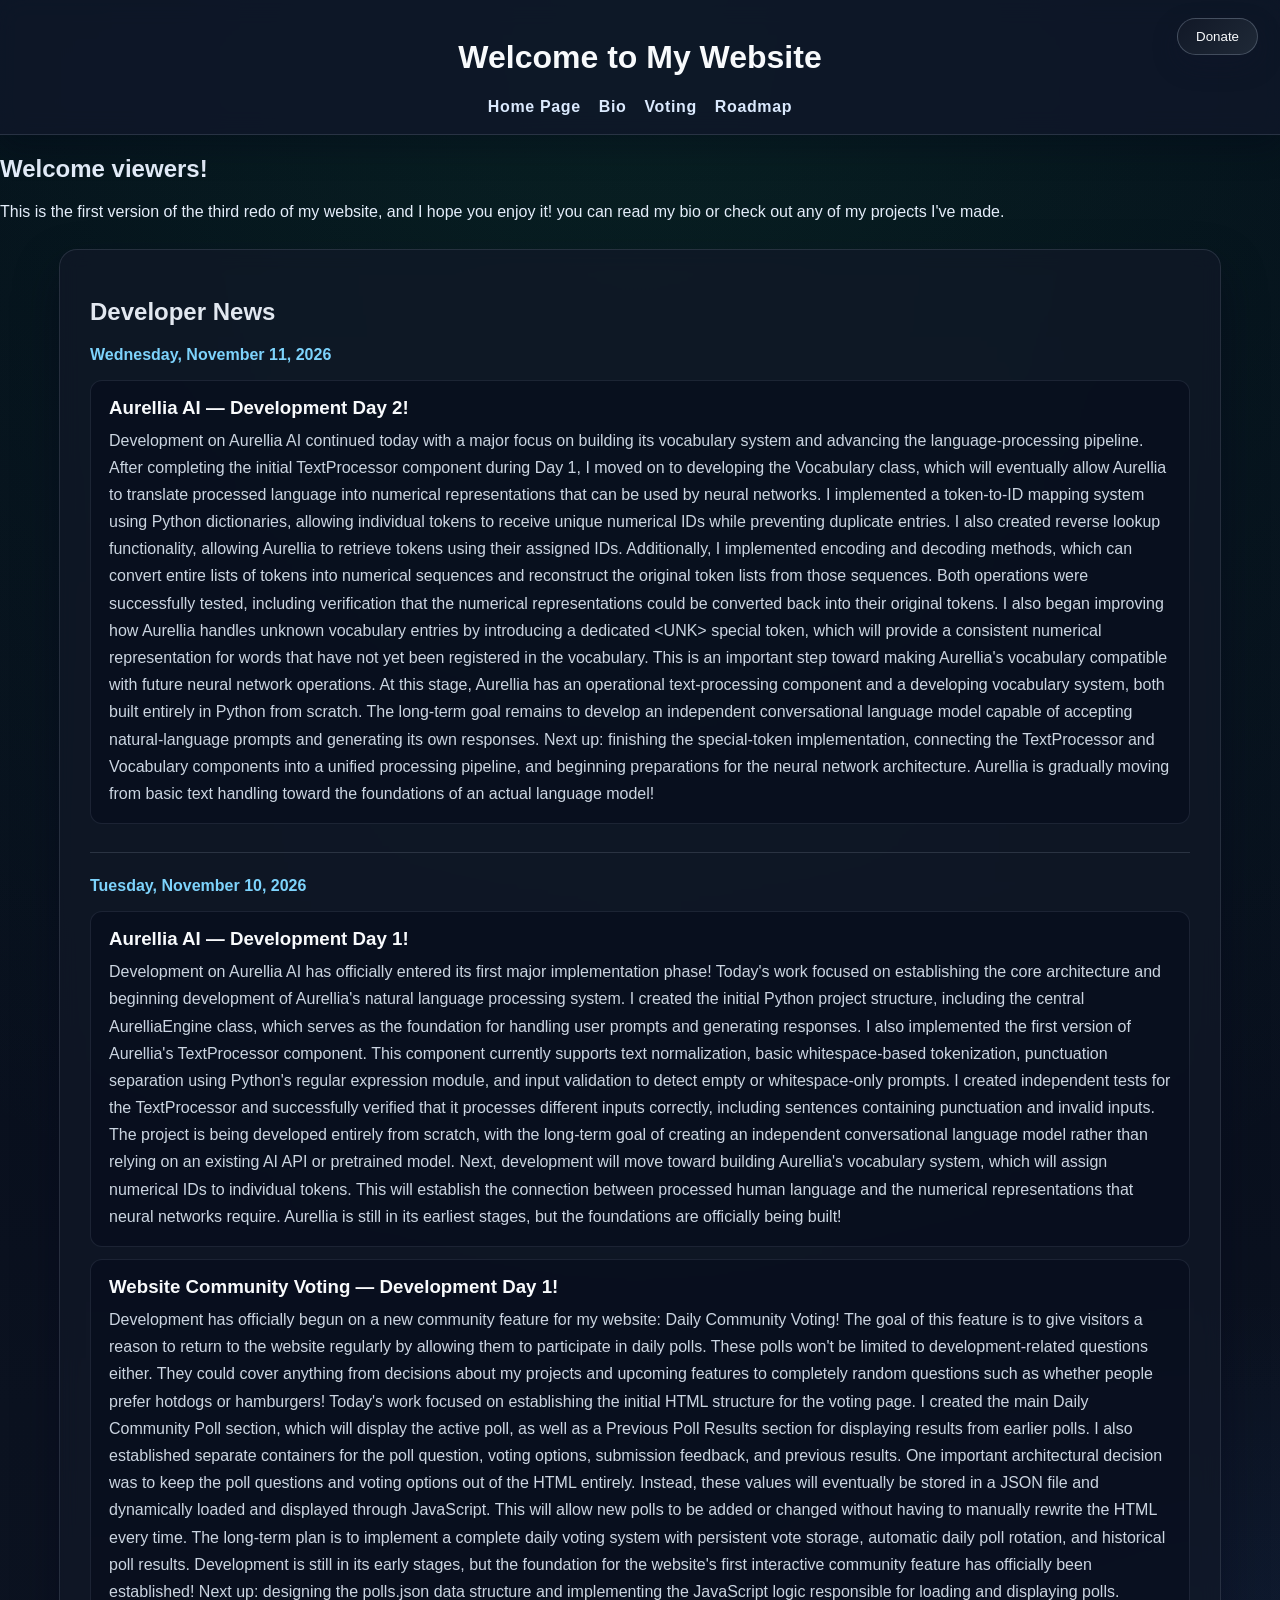
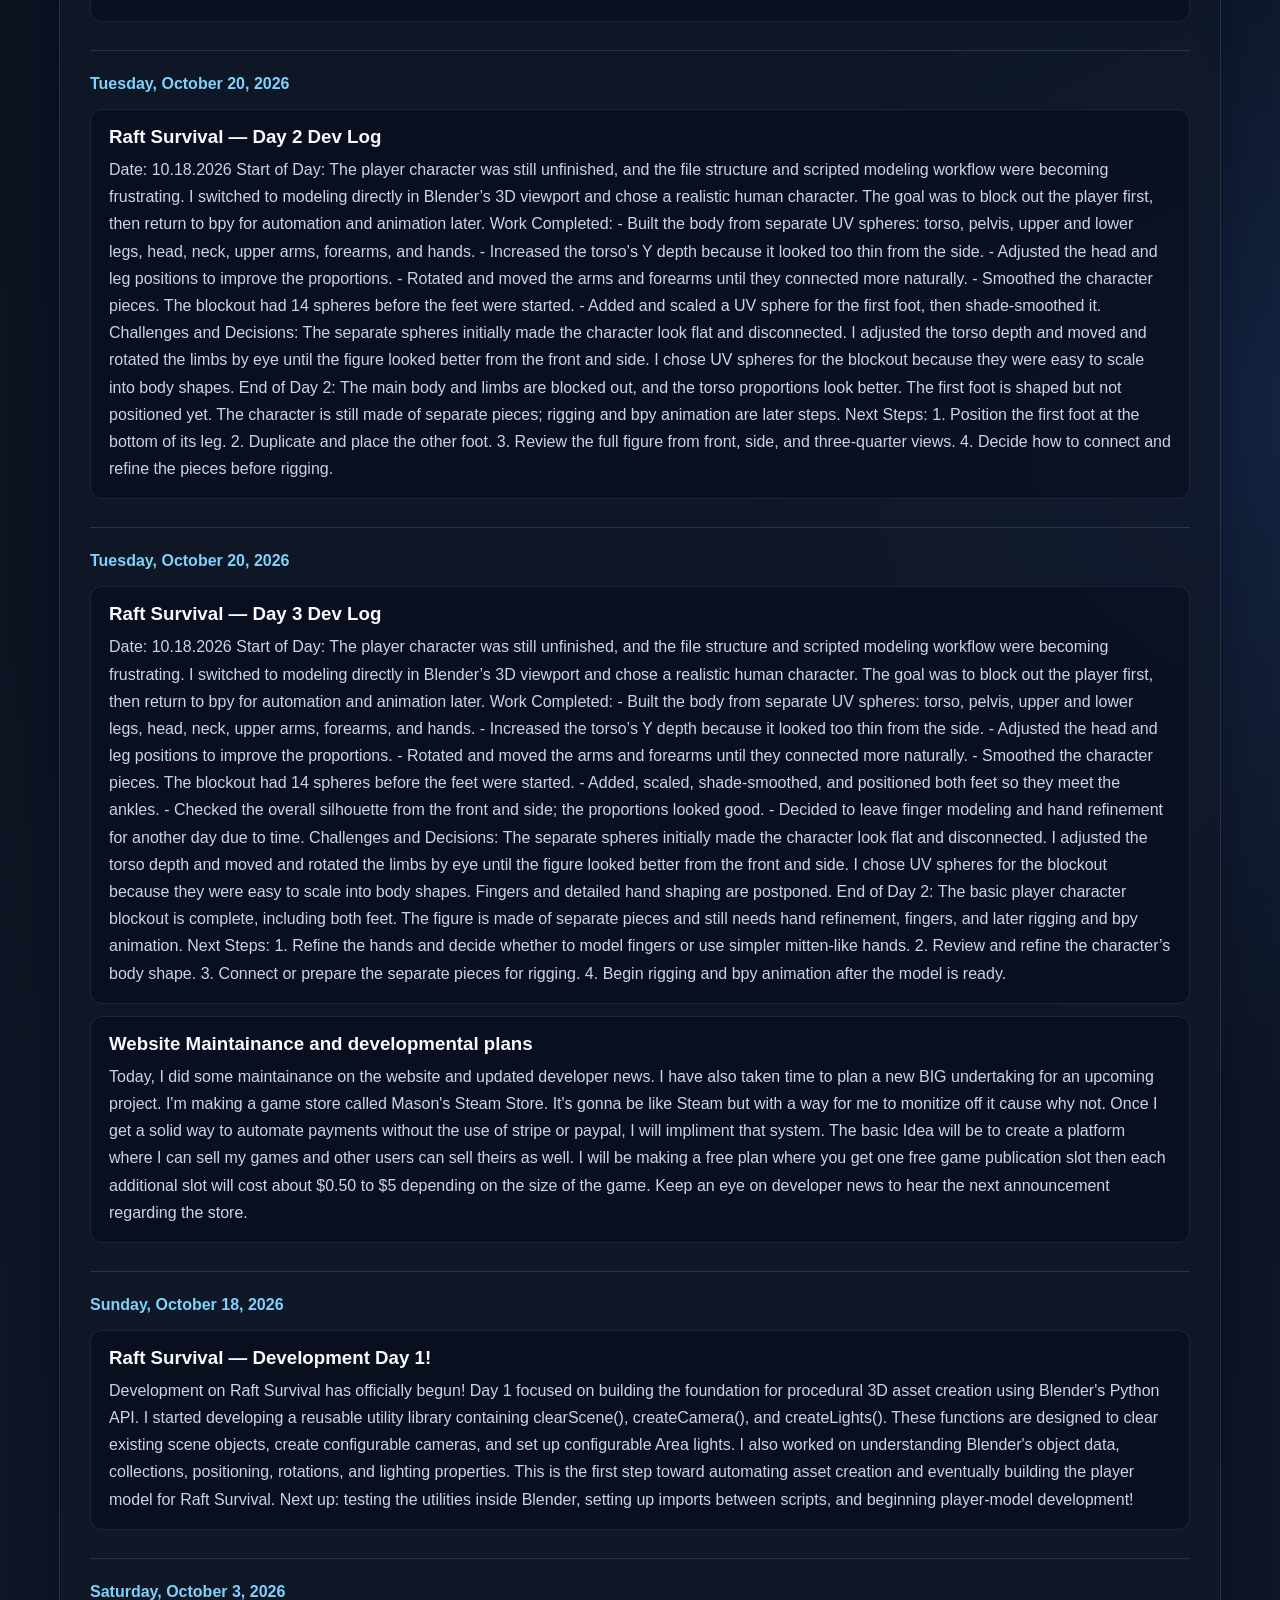
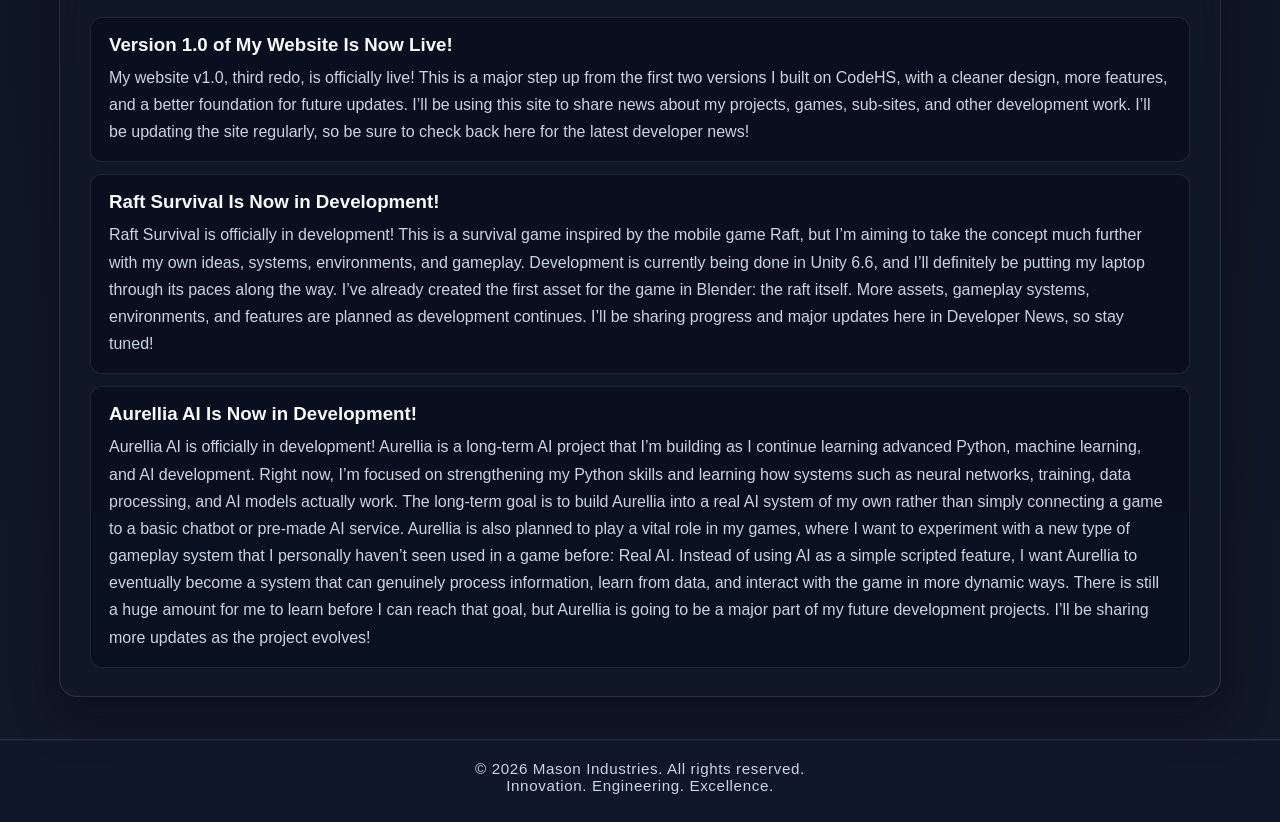
<file: index.html>
<!DOCTYPE html>
<html lang="en">
    <head>
        <meta charset="UTF-8">
        <meta name="viewport" content="width=device-width, initial-scale=1.0">
        <title>My Website</title>
        <link rel="stylesheet" href="css/mainPagesStyling.css">
    </head>
    <body>
        <header>
            <h1>Welcome to My Website</h1>
            <nav>
                <ul>
                    <li><a href="index.html">Home Page</a></li>
                    <li><a href="pages/bio.html">Bio</a></li>
                    <li><a href="pages/voting.html">Voting</a></li>
                    <li><a href="pages/roadmap.html">Roadmap</a></li>
                </ul>
            </nav>
        </header>
        <button onclick="alert('Donate is still in development!')">Donate</button>
        <h2>Welcome viewers!</h2>
        <p>This is the first version of the third redo of my website, and I hope you enjoy it! you can read my bio or check out any of my projects I've made.</p>
        <section id="developer-news">
            <h1>Developer News</h1>
            <div id="news-content"></div>
        </section>
        <footer>
            <p>&copy; 2026 Mason Industries. All rights reserved.</p>
            <p>Innovation. Engineering. Excellence.</p>
        </footer>
        <script type="module" src="js/main.js"></script>
    </body>
</html>
</file>
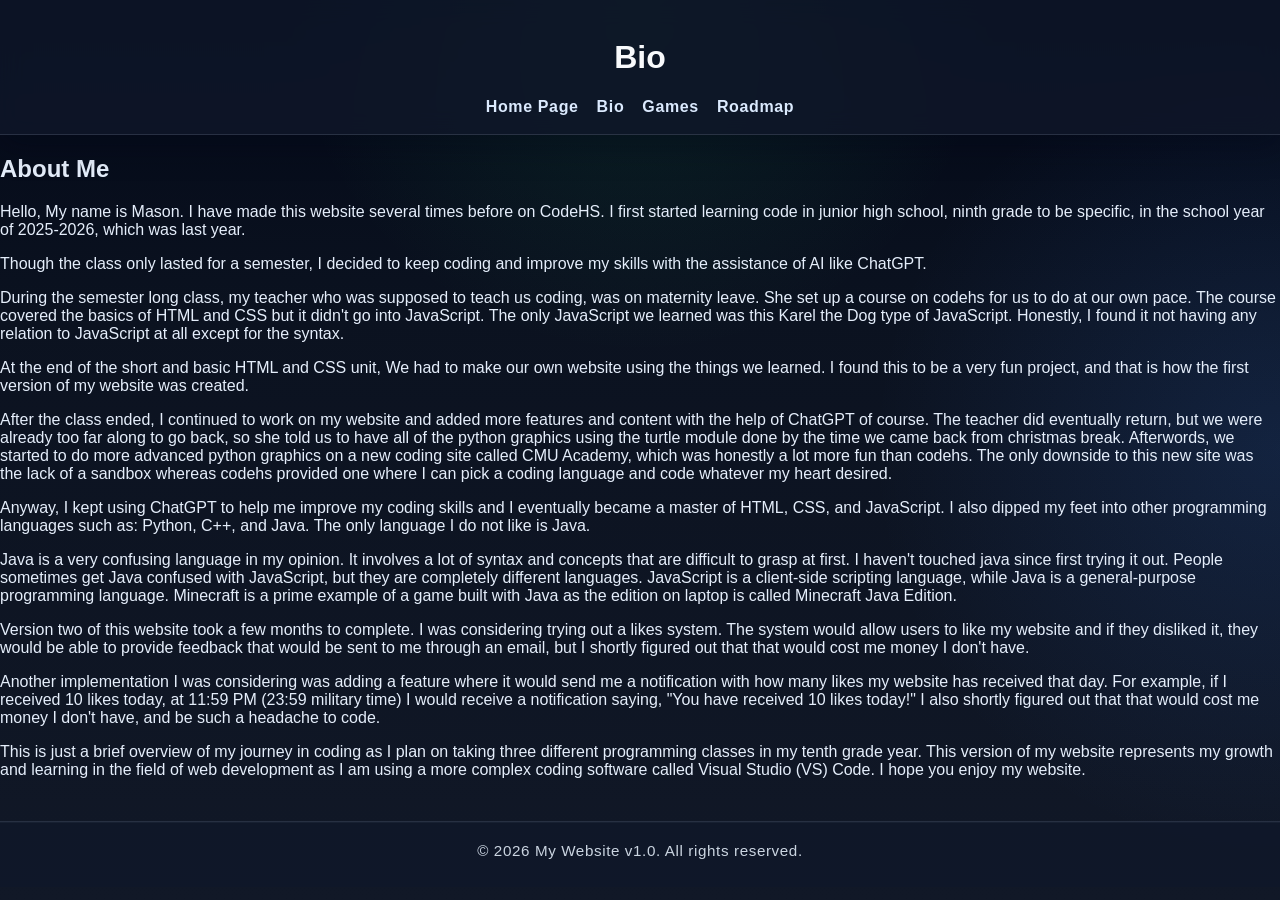
<file: pages/bio.html>
<!DOCTYPE html>
<html lang="en">
    <head>
        <meta charset="UTF-8">
        <meta name="viewport" content="width=device-width, initial-scale=1.0">
        <title>Bio</title>
        <link rel="stylesheet" href="../css/mainPagesStyling.css">
    </head>
    <body>
        <header>
            <h1>Bio</h1>
            <nav>
                <ul>
                    <li><a href="../index.html">Home Page</a></li>
                    <li><a href="bio.html">Bio</a></li>
                    <li><a href="projects.html">Games</a></li>
                    <li><a href="roadmap.html">Roadmap</a></li>
                </ul>
            </nav>
        </header>
        <h2>About Me</h2>
        <p>Hello, My name is Mason. I have made this website several times before on CodeHS. I first started learning code in junior high school, ninth grade to be specific, in the school year of 2025-2026, which was last year.</p>
        <p>Though the class only lasted for a semester, I decided to keep coding and improve my skills with the assistance of AI like ChatGPT.</p>
        <p>During the semester long class, my teacher who was supposed to teach us coding, was on maternity leave. She set up a course on codehs for us to do at our own pace. The course covered the basics of HTML and CSS but it didn't go into JavaScript. The only JavaScript we learned was this Karel the Dog type of JavaScript. Honestly, I found it not having any relation to JavaScript at all except for the syntax.</p>
        <p>At the end of the short and basic HTML and CSS unit, We had to make our own website using the things we learned. I found this to be a very fun project, and that is how the first version of my website was created.</p>
        <p>After the class ended, I continued to work on my website and added more features and content with the help of ChatGPT of course. The teacher did eventually return, but we were already too far along to go back, so she told us to have all of the python graphics using the turtle module done by the time we came back from christmas break. Afterwords, we started to do more advanced python graphics on a new coding site called CMU Academy, which was honestly a lot more fun than codehs. The only downside to this new site was the lack of a sandbox whereas codehs provided one where I can pick a coding language and code whatever my heart desired.</p>
        <p>Anyway, I kept using ChatGPT to help me improve my coding skills and I eventually became a master of HTML, CSS, and JavaScript. I also dipped my feet into other programming languages such as: Python, C++, and Java. The only language I do not like is Java.</p>
        <P>Java is a very confusing language in my opinion. It involves a lot of syntax and concepts that are difficult to grasp at first. I haven't touched java since first trying it out. People sometimes get Java confused with JavaScript, but they are completely different languages. JavaScript is a client-side scripting language, while Java is a general-purpose programming language. Minecraft is a prime example of a game built with Java as the edition on laptop is called Minecraft Java Edition.</P>
        <p>Version two of this website took a few months to complete. I was considering trying out a likes system. The system would allow users to like my website and if they disliked it, they would be able to provide feedback that would be sent to me through an email, but I shortly figured out that that would cost me money I don't have.</p>
        <p>Another implementation I was considering was adding a feature where it would send me a notification with how many likes my website has received that day. For example, if I received 10 likes today, at 11:59 PM (23:59 military time) I would receive a notification saying, "You have received 10 likes today!" I also shortly figured out that that would cost me money I don't have, and be such a headache to code.</p>
        <p>This is just a brief overview of my journey in coding as I plan on taking three different programming classes in my tenth grade year. This version of my website represents my growth and learning in the field of web development as I am using a more complex coding software called Visual Studio (VS) Code. I hope you enjoy my website.</p>
        <footer>
            <p>&copy; 2026 My Website v1.0. All rights reserved.</p>
        </footer>
    </body>
</html>
</file>
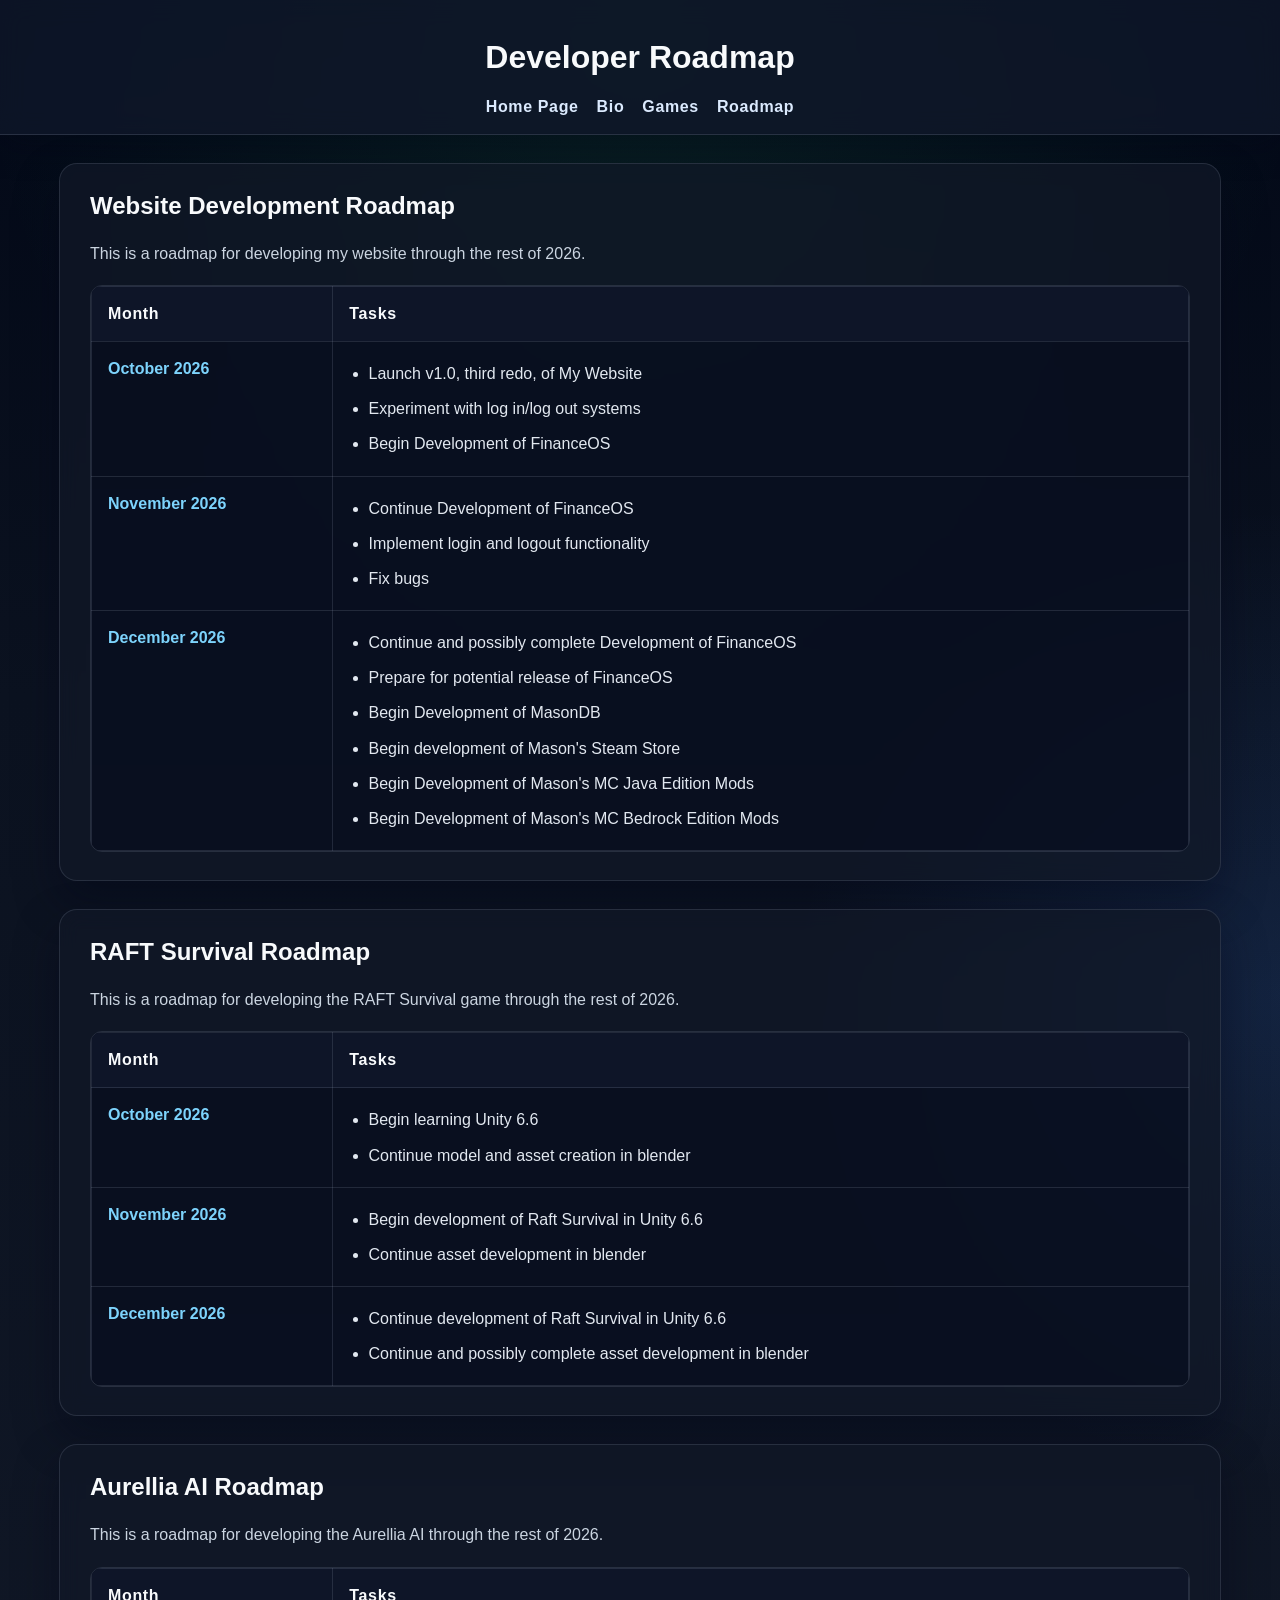
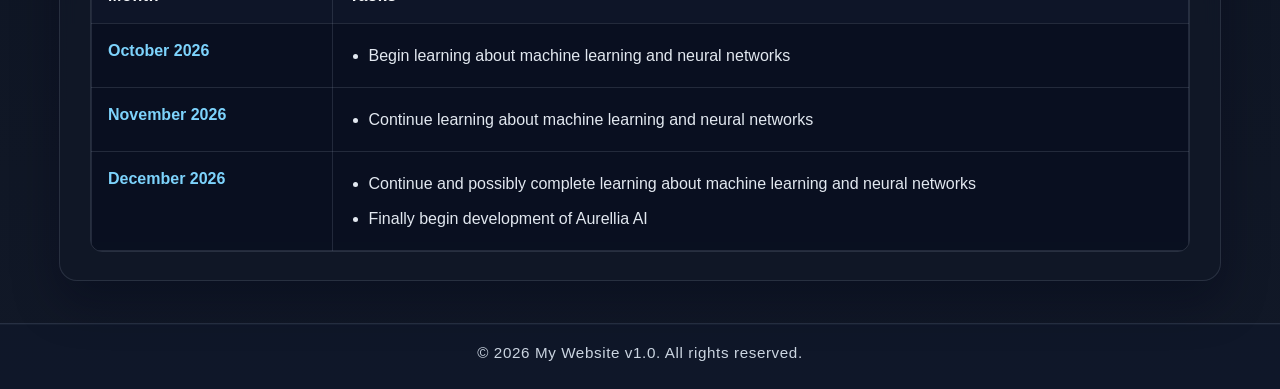
<file: pages/roadmap.html>
<!DOCTYPE html>
<html lang="en">
<head>
    <meta charset="UTF-8">
    <meta name="viewport" content="width=device-width, initial-scale=1.0">
    <title>Developer Roadmap</title>
    <link rel="stylesheet" href="../css/mainPagesStyling.css">
</head>
<body>
    <header>
        <h1>Developer Roadmap</h1>
        <nav>
            <ul>
                <li><a href="../index.html">Home Page</a></li>
                <li><a href="bio.html">Bio</a></li>
                <li><a href="projects.html">Games</a></li>
                <li><a href="roadmap.html">Roadmap</a></li>
            </ul>
        </nav>
    </header>
    <div id="website-development-roadmap" class="content-panel">
        <h2>Website Development Roadmap</h2>
        <p>This is a roadmap for developing my website through the rest of 2026.</p>
        <div class="table-wrapper">
            <table class="roadmap-table">
                <thead>
                    <tr>
                        <th>Month</th>
                        <th>Tasks</th>
                    </tr>
                </thead>
                <tbody>
                    <tr>
                        <td>October 2026</td>
                        <td>
                            <ul>
                                <li>Launch v1.0, third redo, of My Website</li>
                                <li>Experiment with log in/log out systems</li>
                                <li>Begin Development of FinanceOS</li>
                            </ul>
                        </td>
                    </tr>
                    <tr>
                        <td>November 2026</td>
                        <td>
                            <ul>
                                <li>Continue Development of FinanceOS</li>
                                <li>Implement login and logout functionality</li>
                                <li>Fix bugs</li>
                            </ul>
                        </td>
                    </tr>
                    <tr>
                        <td>December 2026</td>
                        <td>
                            <ul>
                                <li>Continue and possibly complete Development of FinanceOS</li>
                                <li>Prepare for potential release of FinanceOS</li>
                                <li>Begin Development of MasonDB</li>
                                <li>Begin development of Mason's Steam Store</li>
                                <li>Begin Development of Mason's MC Java Edition Mods</li>
                                <li>Begin Development of Mason's MC Bedrock Edition Mods</li>
                            </ul>
                        </td>
                    </tr>
                </tbody>
            </table>
        </div>
    </div>
    <div id="raft-survival-roadmap" class="content-panel">
        <h2>RAFT Survival Roadmap</h2>
        <p>This is a roadmap for developing the RAFT Survival game through the rest of 2026.</p>
        <div class="table-wrapper">
            <table class="roadmap-table">
                <thead>
                    <tr>
                        <th>Month</th>
                        <th>Tasks</th>
                    </tr>
                </thead>
                <tbody>
                    <tr>
                        <td>October 2026</td>
                        <td>
                            <ul>
                                <li>Begin learning Unity 6.6</li>
                                <li>Continue model and asset creation in blender</li>
                            </ul>
                        </td>
                    </tr>
                    <tr>
                        <td>November 2026</td>
                        <td>
                            <ul>
                                <li>Begin development of Raft Survival in Unity 6.6</li>
                                <li>Continue asset development in blender</li>
                            </ul>
                        </td>
                    </tr>
                    <tr>
                        <td>December 2026</td>
                        <td>
                            <ul>
                                <li>Continue development of Raft Survival in Unity 6.6</li>
                                <li>Continue and possibly complete asset development in blender</li>
                            </ul>
                        </td>
                    </tr>
                </tbody>
            </table>
        </div>
    </div>
    <div id="aurellia-ai-roadmap" class="content-panel">
        <h2>Aurellia AI Roadmap</h2>
        <p>This is a roadmap for developing the Aurellia AI through the rest of 2026.</p>
        <div class="table-wrapper">
            <table class="roadmap-table">
                <thead>
                    <tr>
                        <th>Month</th>
                        <th>Tasks</th>
                    </tr>
                </thead>
                <tbody>
                    <tr>
                        <td>October 2026</td>
                        <td>
                            <ul>
                                <li>Begin learning about machine learning and neural networks</li>
                            </ul>
                        </td>
                    </tr>
                    <tr>
                        <td>November 2026</td>
                        <td>
                            <ul>
                                <li>Continue learning about machine learning and neural networks</li>
                            </ul>
                        </td>
                    </tr>
                    <tr>
                        <td>December 2026</td>
                        <td>
                            <ul>
                                <li>Continue and possibly complete learning about machine learning and neural networks</li>
                                <li>Finally begin development of Aurellia AI</li>
                            </ul>
                        </td>
                    </tr>
                </tbody>
            </table>
        </div>
    </div>
    <footer>
        <p>&copy; 2026 My Website v1.0. All rights reserved.</p>
    </footer>
</body>
</html>
</file>
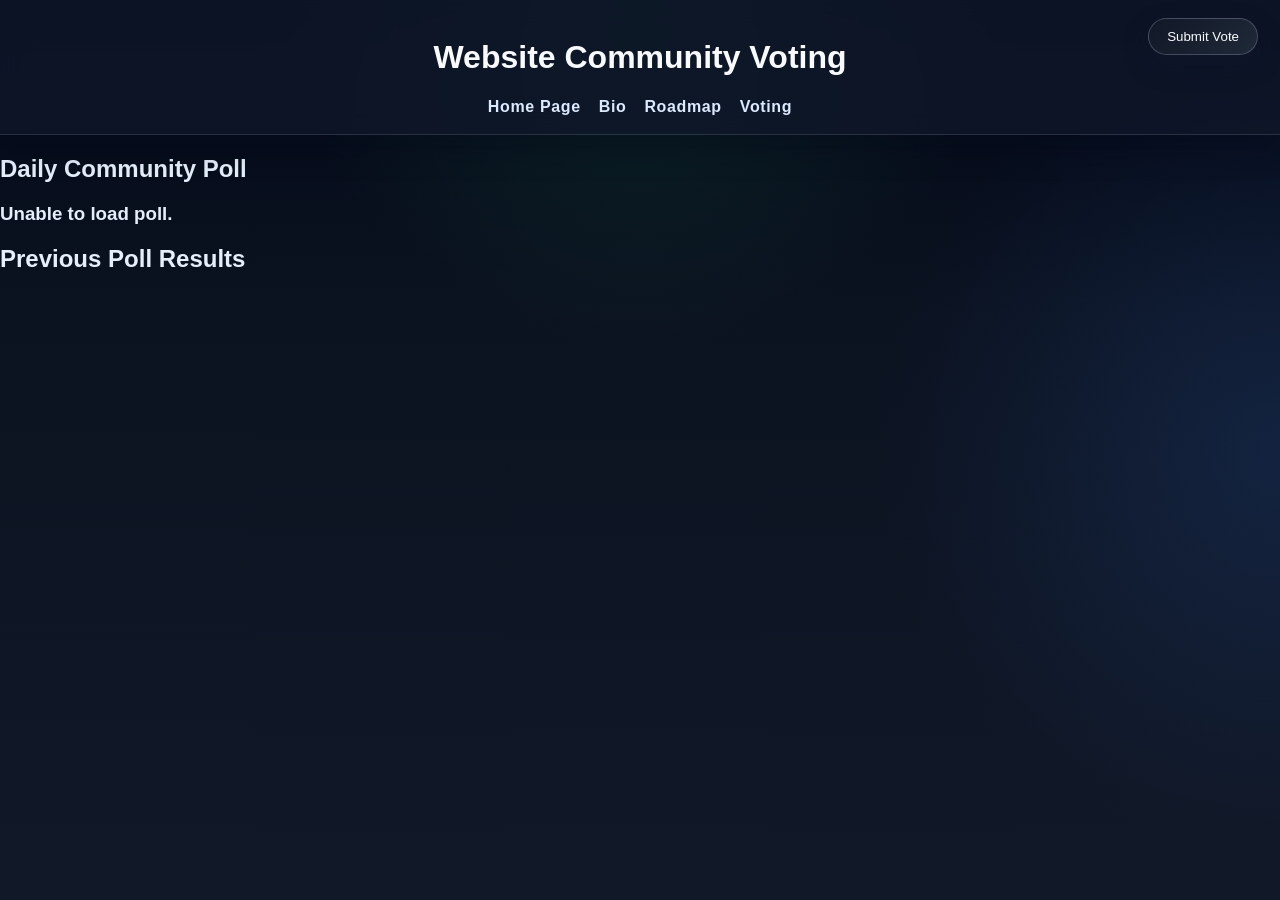
<file: pages/voting.html>
<!DOCTYPE html>
<html>
    <head>
        <meta charset="UTF-8">
        <meta name="viewport" content="width=device-width, initial-scale=1.0">

        <title>Website Community Voting</title>

        <link rel="stylesheet" href="../css/mainPagesStyling.css">
    </head>

    <body>
        <header>
            <h1>Website Community Voting</h1>

            <nav>
                <ul>
                    <li><a href="../index.html">Home Page</a></li>
                    <li><a href="bio.html">Bio</a></li>
                    <li><a href="roadmap.html">Roadmap</a></li>
                    <li><a href="voting.html">Voting</a></li>
                </ul>
            </nav>
        </header>

        <main>
            <section id="dailyVoting">
                <h2>Daily Community Poll</h2>

                <div id="pollContainer">

                    <h3 id="pollQuestion"></h3>

                    <div id="pollOptions">
                        <!-- Voting options generated by JavaScript -->
                    </div>

                    <button id="submitVote">
                        Submit Vote
                    </button>

                    <p id="voteMessage"></p>

                </div>
            </section>

            <section id="pollResults">
                <h2>Previous Poll Results</h2>

                <div id="resultsContainer">
                    <!-- Previous poll results generated by JavaScript -->
                </div>
            </section>
        </main>

        <script src="../js/voting.js"></script>
    </body>
</html>
</file>
<file: css/mainPagesStyling.css>
body {
    margin: 0;
    min-height: 100vh;
    font-family: "Segoe UI", Tahoma, Geneva, Verdana, sans-serif;
    background:
        radial-gradient(circle at top, rgba(46, 204, 113, 0.12), transparent 32%),
        radial-gradient(circle at right, rgba(59, 130, 246, 0.14), transparent 30%),
        linear-gradient(180deg, #020817 0%, #0b1220 35%, #111827 100%);
    color: #e5eefb;
}

header {
    background: rgba(15, 23, 42, 0.8);
    color: #f8fafc;
    padding: 18px 24px;
    text-align: center;
    border-bottom: 1px solid rgba(148, 163, 184, 0.2);
    backdrop-filter: blur(12px);
    -webkit-backdrop-filter: blur(12px);
    box-shadow: 0 10px 30px rgba(2, 6, 23, 0.35);
}

nav ul {
    list-style: none;
    display: flex;
    justify-content: center;
    align-items: center;
    gap: 18px;
    flex-wrap: wrap;
    padding: 0;
    margin: 0;
}

nav ul li a {
    text-decoration: none;
    color: #dbeafe;
    font-weight: 600;
    letter-spacing: 0.04em;
    transition: color 0.2s ease, transform 0.2s ease;
}

nav ul li a:hover {
    color: #7dd3fc;
    transform: translateY(-1px);
}

button {
    background: linear-gradient(135deg, #111827 0%, #1f2937 100%);
    color: #f8fafc;
    border: 1px solid rgba(148, 163, 184, 0.35);
    border-radius: 999px;
    padding: 10px 18px;
    cursor: pointer;
    position: fixed;
    top: 18px;
    right: 22px;
    box-shadow: 0 10px 24px rgba(15, 23, 42, 0.45);
    transition: transform 0.2s ease, box-shadow 0.2s ease, border-color 0.2s ease;
}

button:hover {
    transform: translateY(-1px);
    box-shadow: 0 14px 28px rgba(59, 130, 246, 0.25);
    border-color: rgba(125, 211, 252, 0.7);
}

footer {
    margin-top: 42px;
    padding: 20px 16px 28px;
    text-align: center;
    color: #cbd5e1;
    background: rgba(15, 23, 42, 0.7);
    border-top: 1px solid rgba(148, 163, 184, 0.18);
    box-shadow: inset 0 1px 0 rgba(148, 163, 184, 0.06);
}

footer p {
    margin: 0;
    font-size: 0.95rem;
    letter-spacing: 0.04em;
}

#developer-news,
.content-panel {
    max-width: 1100px;
    margin: 28px auto 0;
    background: rgba(17, 24, 39, 0.72);
    color: #e2e8f0;
    padding: 28px 30px;
    border: 1px solid rgba(148, 163, 184, 0.18);
    border-radius: 18px;
    box-shadow: 0 20px 45px rgba(2, 6, 23, 0.38);
    backdrop-filter: blur(10px);
    -webkit-backdrop-filter: blur(10px);
}

#developer-news > h2,
#developer-news > h3,
#developer-news > h4,
.content-panel > h2,
.content-panel > h3,
.content-panel > h4 {
    color: #f8fafc;
    margin-top: 0;
}

#developer-news p,
.content-panel p {
    color: #cbd5e1;
    line-height: 1.7;
}

.table-wrapper {
    overflow-x: auto;
    margin-top: 18px;
    border-radius: 12px;
    border: 1px solid rgba(148, 163, 184, 0.18);
}

.roadmap-table {
    width: 100%;
    border-collapse: collapse;
    background: rgba(2, 6, 23, 0.4);
    color: #e2e8f0;
}

.roadmap-table th,
.roadmap-table td {
    border: 1px solid rgba(148, 163, 184, 0.18);
    padding: 18px 16px;
    vertical-align: top;
    text-align: left;
}

.roadmap-table th {
    background: rgba(15, 23, 42, 0.9);
    color: #f8fafc;
    font-size: 1rem;
    letter-spacing: 0.04em;
}

.roadmap-table td:first-child {
    width: 22%;
    font-weight: 700;
    color: #7dd3fc;
}

.roadmap-table ul {
    margin: 0;
    padding-left: 1.2rem;
    line-height: 1.7;
}

.roadmap-table li + li {
    margin-top: 8px;
}

.news-day + .news-day {
    margin-top: 28px;
    padding-top: 24px;
    border-top: 1px solid rgba(148, 163, 184, 0.2);
}

.news-day-date {
    margin: 0 0 16px;
    color: #7dd3fc;
    font-size: 1rem;
    font-weight: 700;
}

.news-item {
    padding: 16px 18px;
    background: rgba(2, 6, 23, 0.4);
    border: 1px solid rgba(148, 163, 184, 0.14);
    border-radius: 12px;
}

.news-item + .news-item {
    margin-top: 12px;
}

.news-item h3 {
    margin: 0 0 8px;
    color: #f8fafc;
}

.news-item p {
    margin: 0;
}

@media (max-width: 640px) {
    header {
        padding: 16px 14px;
    }

    nav ul {
        gap: 12px;
    }

    button {
        position: static;
        display: block;
        margin: 16px auto 0;
    }

    #developer-news,
    .content-panel {
        margin: 20px 14px 0;
        padding: 22px 18px;
    }

    .roadmap-table th,
    .roadmap-table td {
        padding: 14px 12px;
    }
}
</file>
